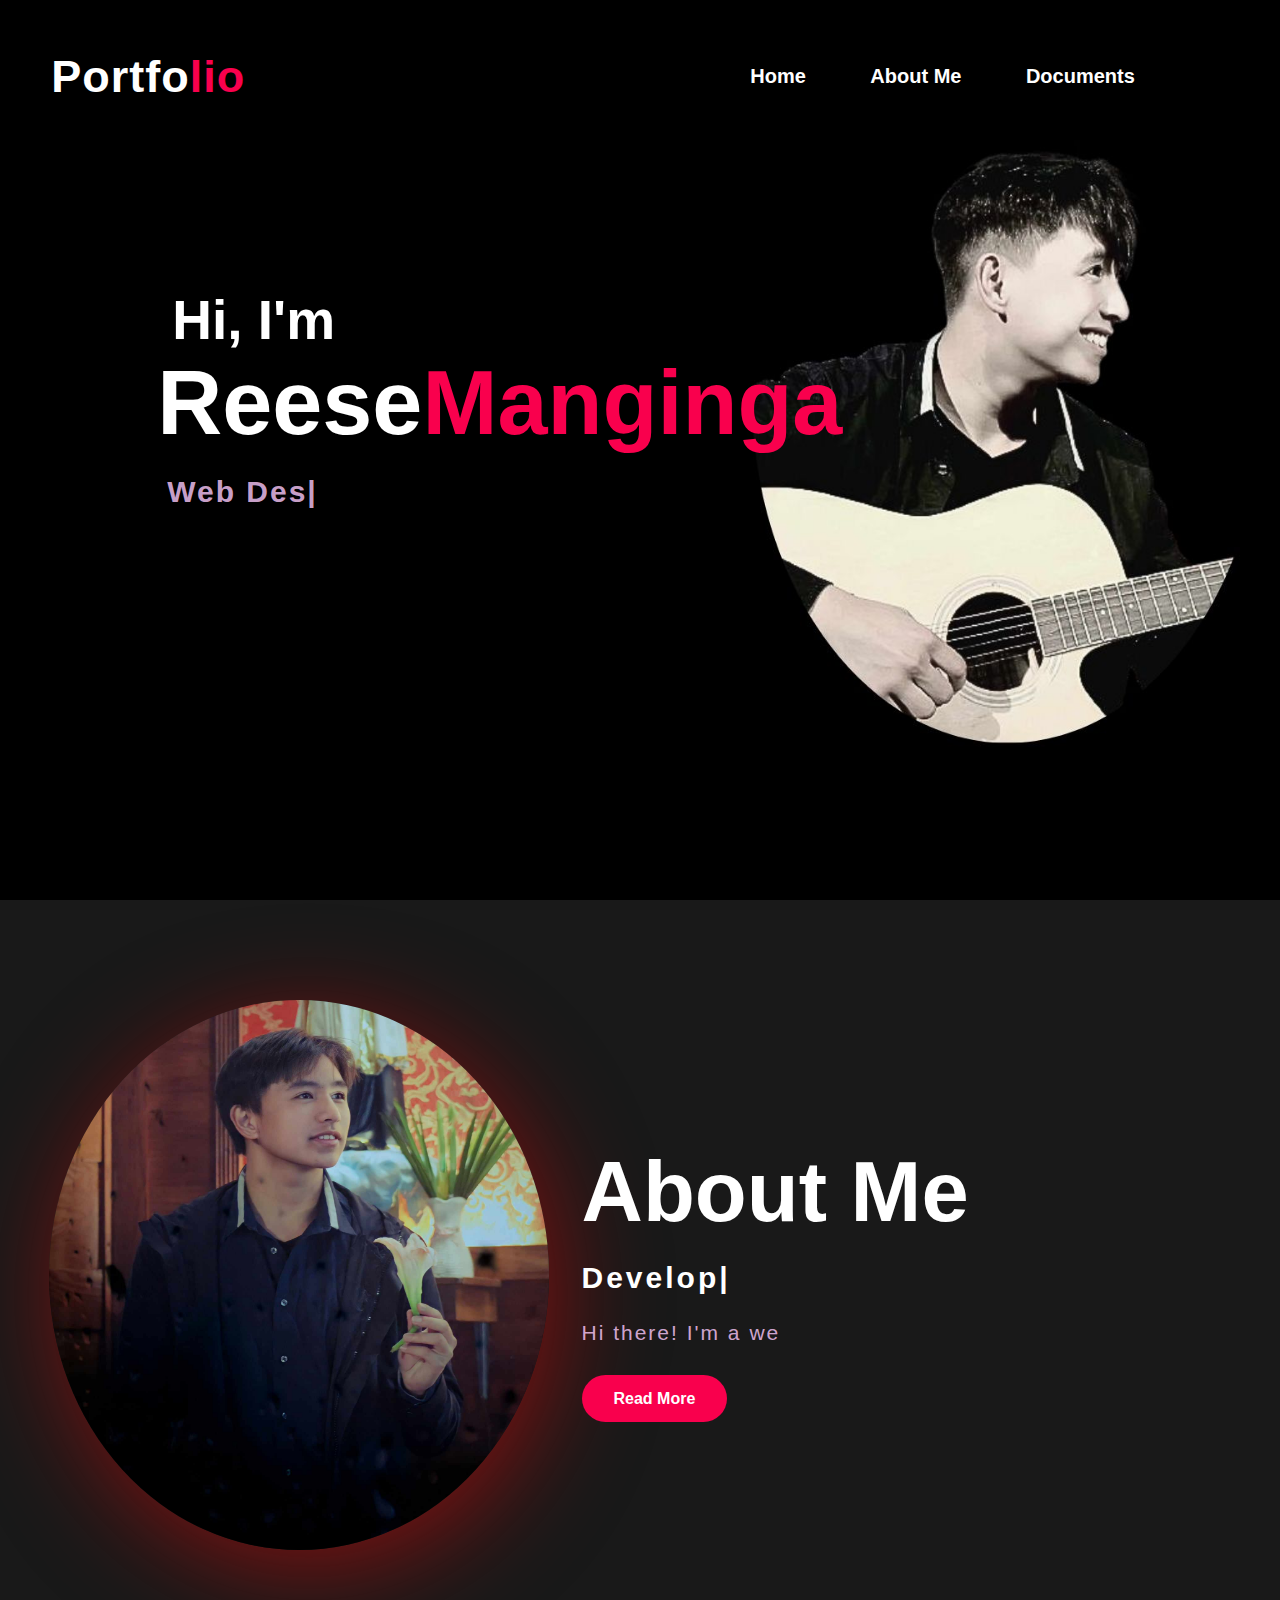
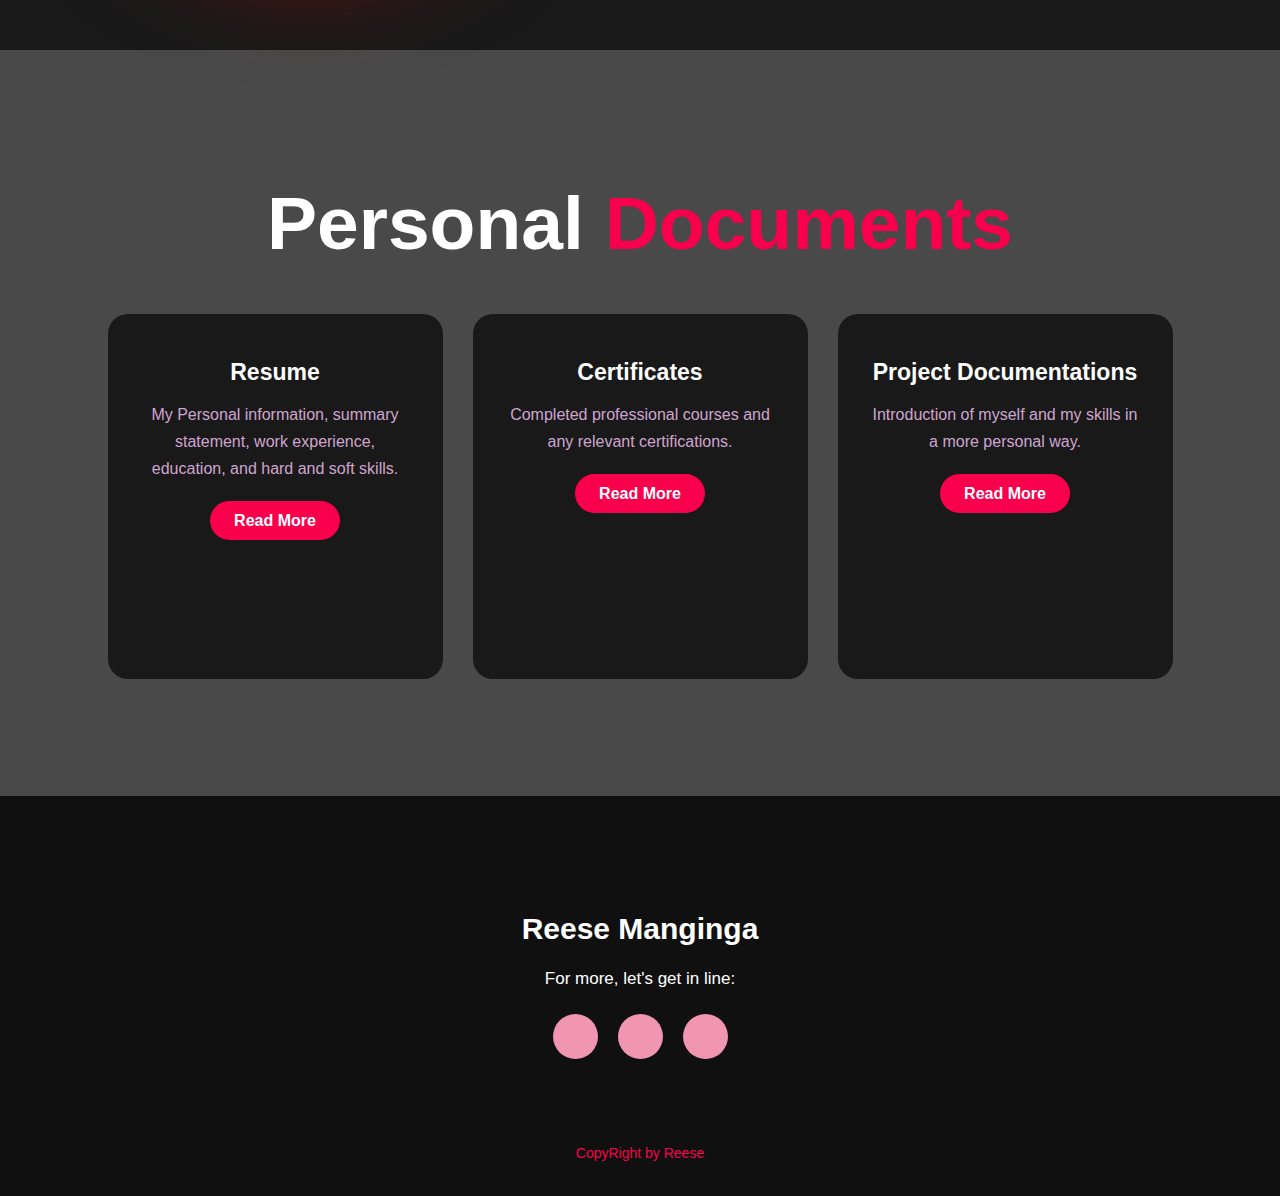
<file: index.html>
<!DOCTYPE html>
<html lang="en">

<head>
  <meta charset="UTF-8" />
  <meta name="viewport" content="width=device-width, initial-scale=1.0" />
  <link rel="stylesheet" type="text/css" href="styles.css">
  <title id="glowing-heading">Portfolio</title>
  <link rel="stylesheet" href="https://cdnjs.cloudflare.com/ajax/libs/font-awesome/6.5.1/css/all.min.css" integrity="sha512-DTOQO9RWCH3ppGqcWaEA1BIZOC6xxalwEsw9c2QQeAIftl+Vegovlnee1c9QX4TctnWMn13TZye+giMm8e2LwA==" crossorigin="anonymous" referrerpolicy="no-referrer" />
</head>

<body>
  <div class="hero">
    <nav>
      <h2 class="logo">Portfo<span>lio</span></h2>
      <ul>
        <li><a href="port.html">Home</a></li>
        <li><a href="about.html">About me</a></li>
        <li><a href="documents.html">Documents</a></li>
      </ul>
    </nav>
    <div class="content">
      <h1 >Hi, I'm </h1>
      <h6 >Reese<span>Manginga</span></h6>
      <h4 class="typing-effect">Web Designer/Developer</h4>
    </div>
  </div>

  <section class="about">
    <div class="main">
      <img id="glowing-image" src="asd.jpg" alt="Image">
      <div class="about-text">
        <h2 >About Me</h2>
        <h5 class="typing-effect">Developer & <span>Designer</span></h5>
        <p id="typewriter-text"> Hi there! I'm a web developer based in Baguio Province. I specialize in creating interactive, high-performance websites that provide a seamless user experience...</p>
      
        <a class="button" href="about.html">Read More</a>
      </div>
    </div>
  </section>

  <div class="service">
    <div class="title">
      <h2>Personal <span>Documents</span></h2>
    </div>
    <div class="box">
      <div class="card">
        <i class="fas fa-bars"></i>
        <h5 >Resume</h5>
        <div class="pra">
          <p> My Personal information, summary statement, work experience, education, and hard and soft skills.
          </p>
          <p style="text-align: center;">
            <a class="button" href="resume.pdf">Read More</a>
          </p>
        </div>
      </div>
      <div class="card">
        <i class="fas fa-bars"></i>
        <h5>Certificates</h5>
        <div class="pra">
          <p> Completed professional courses and any relevant certifications.
          </p>
          <p style="text-align: center;">
            <a class="button" href="certificate.pdf">Read More</a>
          </p>
        </div>
      </div>
      <div class="card">
        <i class="fas fa-bars"></i>
        <h5>Project Documentations</h5>
        <div class="pra">
          <p> Introduction of myself and my skills in a more personal way.
          </p>
          <p style="text-align: center;">
            <a class="button" href="project.pdf">Read More</a>
          </p>
        </div>
      </div>
    </div>
  </div>

  <footer>
    <p>Reese Manginga</p>
    <p>For more, let's get in line:</p>
    <div class="social">
      <a href="https://www.gmail.com/"><i class="fa-solid fa-envelope"></i></a>
      <a href="https://www.instagram.com/"><i class="fa-brands fa-instagram"></i></a>
      <a href="https://www.facebook.com/"><i class="fa-brands fa-facebook"></i></a>
    </div>
    <p class="end">CopyRight by Reese</p>
  </footer>

  <script src="script.js"></script>
</body>
</html>
</file>
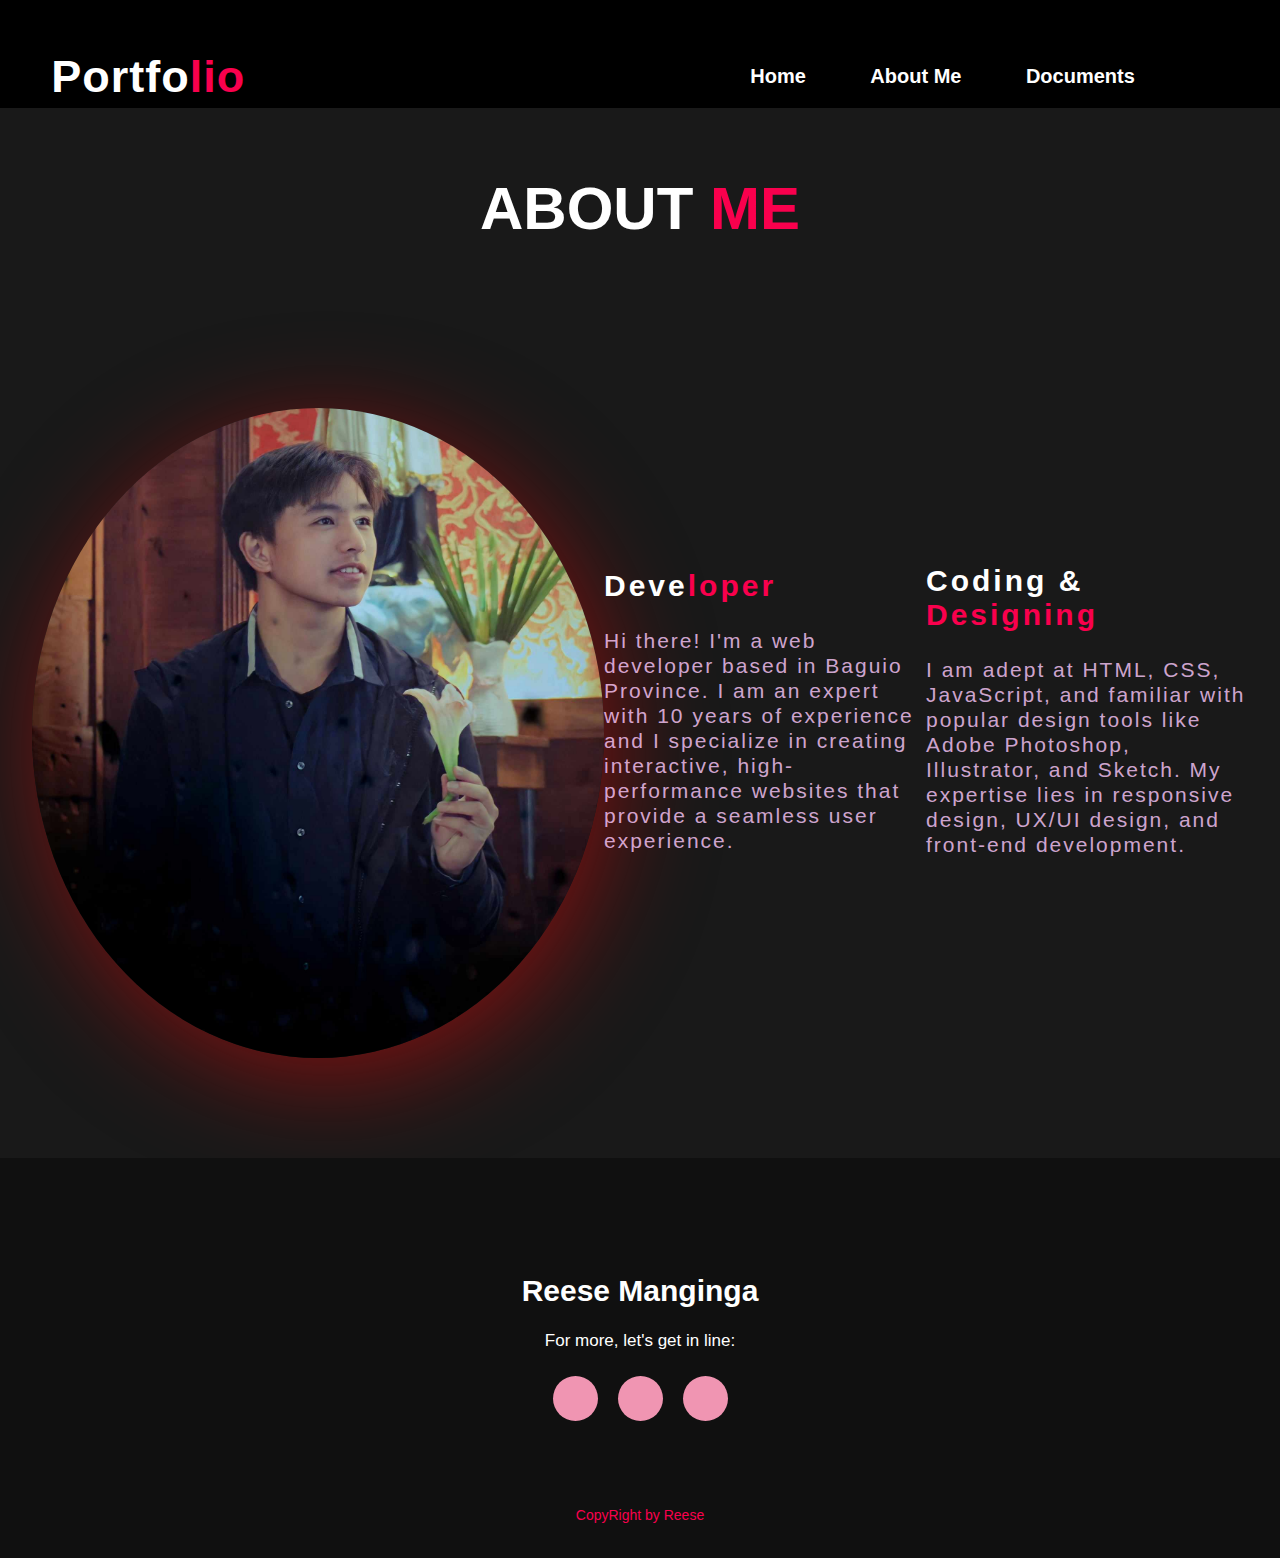
<file: about.html>
<!DOCTYPE html>
<html lang="en">

<head>
  <meta charset="UTF-8" />
  <meta name="viewport" content="width=device-width, initial-scale=1.0" />
  <link rel="stylesheet" type="text/css" href="about.css" >
  <title>AboutMe</title>
  <link rel="stylesheet" href="https://cdnjs.cloudflare.com/ajax/libs/font-awesome/6.5.1/css/all.min.css" integrity="sha512-DTOQO9RWCH3ppGqcWaEA1BIZOC6xxalwEsw9c2QQeAIftl+Vegovlnee1c9QX4TctnWMn13TZye+giMm8e2LwA==" crossorigin="anonymous" referrerpolicy="no-referrer" />
</head>

<body>
    <div class=" hero">
        <nav>
            <h2 class="logo">Portfo<span>lio</span></h2>
            <ul>
                <li><a href="port.html">Home</a></li>
                <li><a href="about.html">About me</a></li>
                <li><a href="documents.html">Documents</a></li>
            </ul>

        </nav>



<div class="contact-me">
    <p>ABOUT <span>ME</span></p>
</div>

    <section class="about">
        <div class="main">
            <img src="asd.jpg" alt="">
            <div class="about-text">
                
                <h5>Deve<span>loper</span></h5>
                <p> Hi there! I'm a web developer based in Baguio Province. I am an expert with 10 years of experience and I specialize in creating interactive, high-performance websites that provide a seamless user experience. </p>
  
            </div>
        <div class="about-text">
            <h5>Coding & <span>Designing</span></h5>
            <p> I am adept at HTML, CSS, JavaScript, and familiar with popular design tools like Adobe Photoshop, Illustrator, and Sketch. My expertise lies in responsive design, UX/UI design, and front-end development.</p>
        </div>


        </div>
    </section>
 


    

    <footer>
        <p>Reese Manginga</p>
        <p>For more, let's get in line:</p>
        <div class="social">
            <a href="https://www.gmail.com/"><i class="fa-solid fa-envelope"></i></a>
            <a href="https://www.instagram.com/"><i class="fa-brands fa-instagram"></i></a>
            <a href="https://www.facebook.com/"><i class="fa-brands fa-facebook"></i></a>
        </div>
        <p class="end">CopyRight by Reese</p>
    </footer>

</body>

</html>
</file>
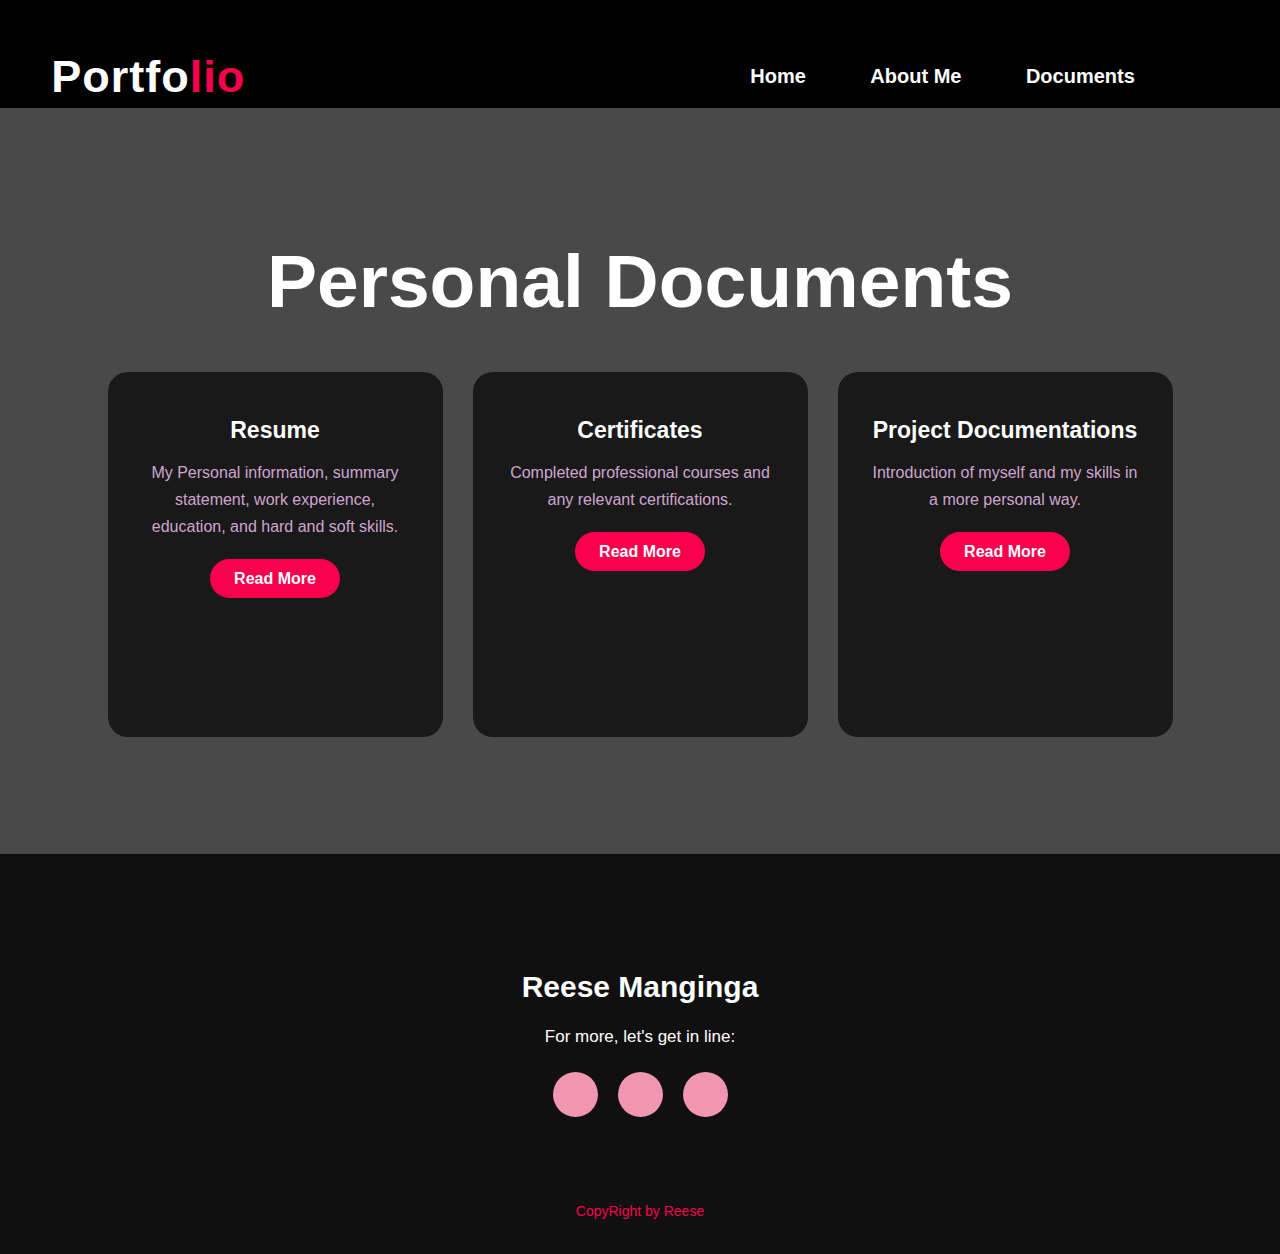
<file: documents.html>
<!DOCTYPE html>
<html lang="en">

<head>
  <meta charset="UTF-8" />
  <meta name="viewport" content="width=device-width, initial-scale=1.0" />
  <link rel="stylesheet" type="text/css" href="documents.css" >
  <title>Documents</title>
  <link rel="stylesheet" href="https://cdnjs.cloudflare.com/ajax/libs/font-awesome/6.5.1/css/all.min.css" integrity="sha512-DTOQO9RWCH3ppGqcWaEA1BIZOC6xxalwEsw9c2QQeAIftl+Vegovlnee1c9QX4TctnWMn13TZye+giMm8e2LwA==" crossorigin="anonymous" referrerpolicy="no-referrer" />
</head>

<body>
    <div class=" hero">
        <nav>
            <h2 class="logo">Portfo<span>lio</span></h2>
            <ul>
                <li><a href="port.html">Home</a></li>
                <li><a href="about.html">About me</a></li>
                <li><a href="documents.html">Documents</a></li>
            </ul>
        </nav>
 




    <div class="service">
        <div class="title">
            <h2>Personal Documents</h2>
        </div>

        <div class="box">
            <div class="card">
                <i class="fas fa-bars"></i>
                <h5>Resume</h5>
                <div class="pra">
                    <p> My Personal information, summary statement, work experience, education, and hard and soft skills.
                    </p>
                    <p style="text-align: center;">
                        <a class="button" href="resume.pdf">Read More</a>
                    </p>
                </div>
            </div>
            <div class="card">
                <i class="fas fa-bars"></i>
                <h5>Certificates</h5>
                <div class="pra">
                    <p> Completed professional courses and  any relevant certifications.
                    </p>
                    <p style="text-align: center;">
                        <a class="button" href="certificate.pdf">Read More</a>
                    </p>
                </div>
            </div>
            <div class="card">
                <i class="fas fa-bars"></i>
                <h5>Project Documentations</h5>
                <div class="pra">
                    <p> Introduction of myself and my skills in a more personal way.
                    </p>
                    <p style="text-align: center;">
                        <a class="button" href="project.pdf">Read More</a>
                    </p>
                </div>
            </div>


        </div>
    </div>




    

    <footer>
        <p>Reese Manginga</p>
        <p>For more, let's get in line:</p>
        <div class="social">
            <a href="https://www.gmail.com/"><i class="fa-solid fa-envelope"></i></a>
            <a href="https://www.instagram.com/"><i class="fa-brands fa-instagram"></i></a>
            <a href="https://www.facebook.com/"><i class="fa-brands fa-facebook"></i></a>
        </div>
        <p class="end">CopyRight by Reese</p>
    </footer>

</body>

</html>
</file>
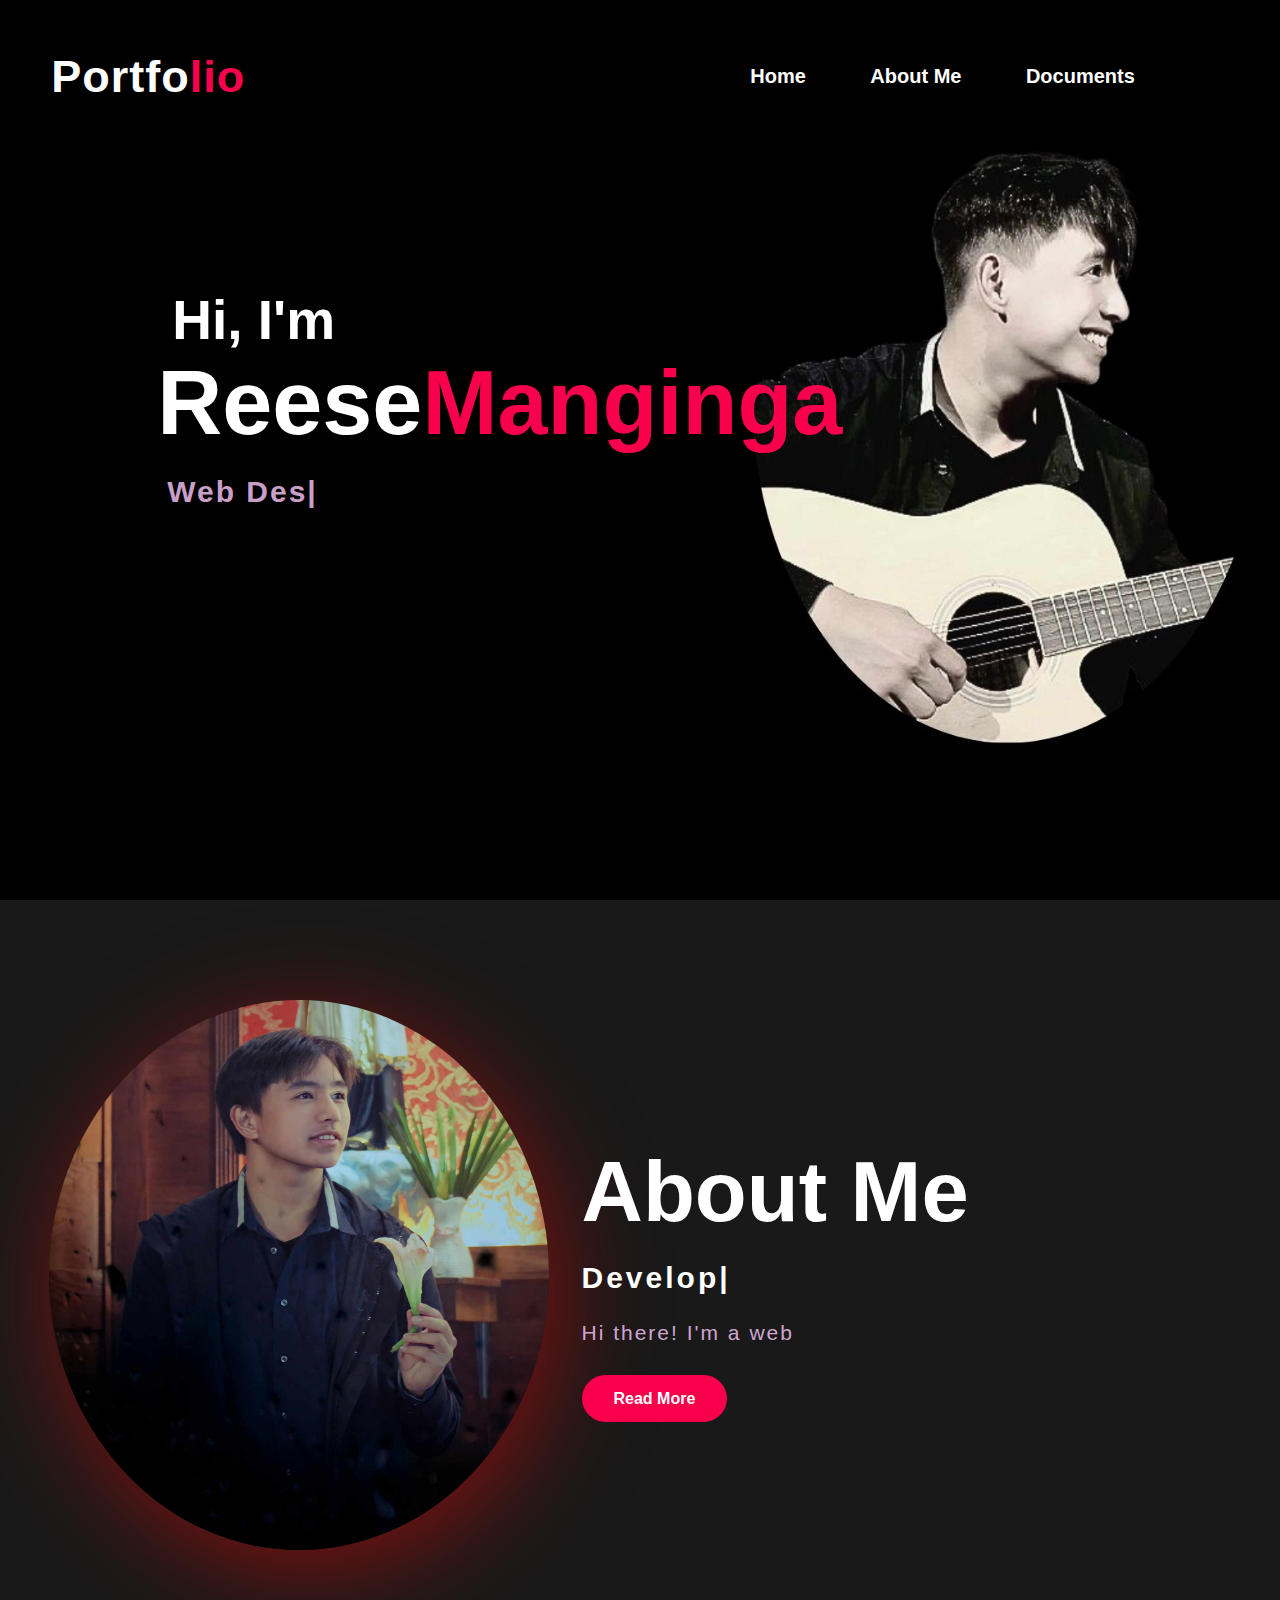
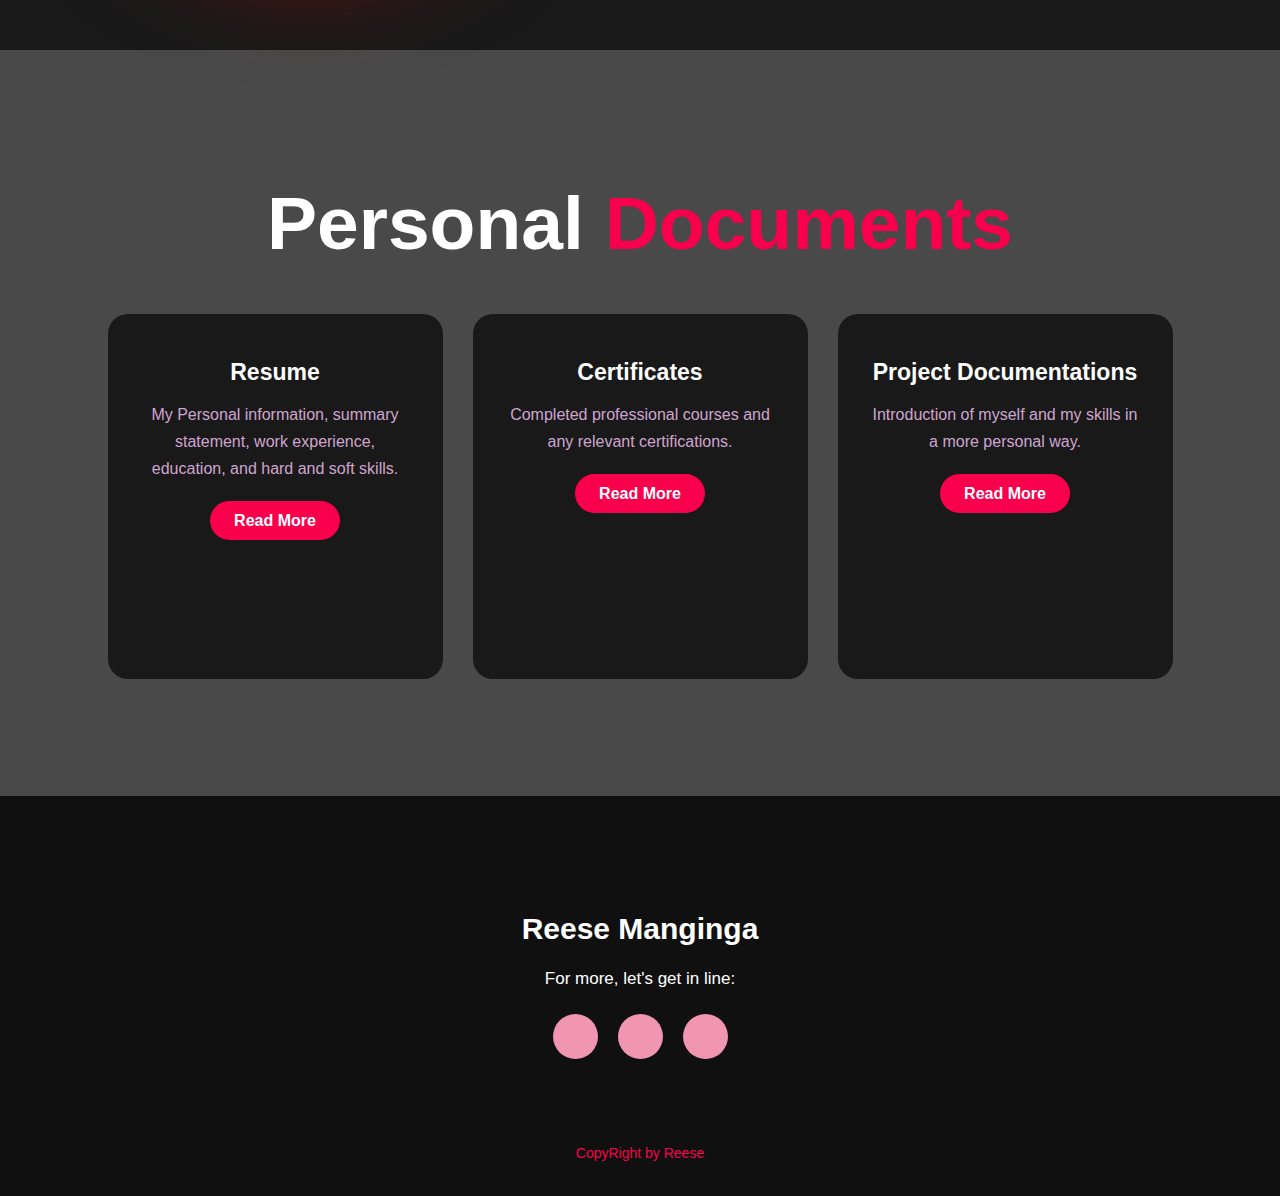
<file: port.html>
<!DOCTYPE html>
<html lang="en">

<head>
  <meta charset="UTF-8" />
  <meta name="viewport" content="width=device-width, initial-scale=1.0" />
  <link rel="stylesheet" type="text/css" href="styles.css">
  <title id="glowing-heading">Portfolio</title>
  <link rel="stylesheet" href="https://cdnjs.cloudflare.com/ajax/libs/font-awesome/6.5.1/css/all.min.css" integrity="sha512-DTOQO9RWCH3ppGqcWaEA1BIZOC6xxalwEsw9c2QQeAIftl+Vegovlnee1c9QX4TctnWMn13TZye+giMm8e2LwA==" crossorigin="anonymous" referrerpolicy="no-referrer" />
</head>

<body>
  <div class="hero">
    <nav>
      <h2 class="logo">Portfo<span>lio</span></h2>
      <ul>
        <li><a href="port.html">Home</a></li>
        <li><a href="about.html">About me</a></li>
        <li><a href="documents.html">Documents</a></li>
      </ul>
    </nav>
    <div class="content">
      <h1 >Hi, I'm </h1>
      <h6 >Reese<span>Manginga</span></h6>
      <h4 class="typing-effect">Web Designer/Developer</h4>
    </div>
  </div>

  <section class="about">
    <div class="main">
      <img id="glowing-image" src="asd.jpg" alt="Image">
      <div class="about-text">
        <h2 >About Me</h2>
        <h5 class="typing-effect">Developer & <span>Designer</span></h5>
        <p id="typewriter-text"> Hi there! I'm a web developer based in Baguio Province. I specialize in creating interactive, high-performance websites that provide a seamless user experience...</p>
      
        <a class="button" href="about.html">Read More</a>
      </div>
    </div>
  </section>

  <div class="service">
    <div class="title">
      <h2>Personal <span>Documents</span></h2>
    </div>
    <div class="box">
      <div class="card">
        <i class="fas fa-bars"></i>
        <h5 >Resume</h5>
        <div class="pra">
          <p> My Personal information, summary statement, work experience, education, and hard and soft skills.
          </p>
          <p style="text-align: center;">
            <a class="button" href="resume.pdf">Read More</a>
          </p>
        </div>
      </div>
      <div class="card">
        <i class="fas fa-bars"></i>
        <h5>Certificates</h5>
        <div class="pra">
          <p> Completed professional courses and any relevant certifications.
          </p>
          <p style="text-align: center;">
            <a class="button" href="certificate.pdf">Read More</a>
          </p>
        </div>
      </div>
      <div class="card">
        <i class="fas fa-bars"></i>
        <h5>Project Documentations</h5>
        <div class="pra">
          <p> Introduction of myself and my skills in a more personal way.
          </p>
          <p style="text-align: center;">
            <a class="button" href="project.pdf">Read More</a>
          </p>
        </div>
      </div>
    </div>
  </div>

  <footer>
    <p>Reese Manginga</p>
    <p>For more, let's get in line:</p>
    <div class="social">
      <a href="https://www.gmail.com/"><i class="fa-solid fa-envelope"></i></a>
      <a href="https://www.instagram.com/"><i class="fa-brands fa-instagram"></i></a>
      <a href="https://www.facebook.com/"><i class="fa-brands fa-facebook"></i></a>
    </div>
    <p class="end">CopyRight by Reese</p>
  </footer>

  <script src="script.js"></script>
</body>
</file>
<file: styles.css>
*{
    padding: 0;
    margin: 0;
    font-family: Arial, sans-serif;
    box-sizing: border-box;
}
.hero{
    height: 100vh;
    width: 100%;
    align-self: right;
    background-size: cover;
    background-position: center;
    background-image: url(me.jpg);
}
nav{
    display: flex;
    align-items: center;
    justify-content: space-between;
    padding-top: 45px;
    padding-left: 4%;
    padding-right: 9%;
  
  }
.logo{
    color: white;
    font-size: 45px;
    letter-spacing: 1px;
    cursor: pointer;
    animation: glowing 3s infinite; 
}
@keyframes glowing {
    0% { color: #f9004d; }
    50% { color: rgb(253, 253, 253); }
    100% { color:  #f9004d; }
}
span{
    color: #f9004d;
}
nav ul li{
    list-style-type: none;
    display: inline-block;
    padding: 20px 30px;
}
nav ul li a{
    color: white;
    text-decoration: none;
    font-weight: bold;
    text-transform: capitalize;
    font-size: 20px;
}
nav ul li a:hover{
    color: #f9004d;
    transition: .4s;
}




.content{
    position: absolute;
    top: 27%;
    left: 8%;
    transform: translate(8%);
}
h1{
    color: white;
    margin: 45px 15px 0px;
    font-size: 55px;
    font-weight: bold;
}
h6{
    color: white;
    margin: 0px 0px 0px;
    font-size: 90px;
    font-weight: bold;
}
h3{
    color: white;
    font-size: 25px;
    margin: 0px 65px 0px;

}
h4{
    color: #fcfc;
    letter-spacing: 2px;
    font-size: 30px;
    margin: 20px 10px 0px;
}



.about{
    width: 100%;
    padding: 100px 0px;
    background-color: #191919;
}
.about img {
    box-shadow: 10px 20px 100px rgba(226, 8, 8, 0.5);
    border-width: 1px;
    height: 550px;
    width: 500px;
    border-radius: 50%;
    transition: box-shadow 0.3s ease-in-out;
  }
  
  .about:hover img {
    box-shadow: 0px 0px 50px 50px rgba(226, 8, 8, 0.5);
    filter: brightness(150%);
  }


.about-text{
    width: 650px;
}
.main{
    width: 11130px;
    max-width: 95%;
    margin: 0 auto;
    display: flex;
    align-items: center;
    justify-content: space-around;
}
.about-text h2{
    color: white;
    font-size: 85px;
    text-transform: capitalize;
    margin-bottom: 20px;
}
.about-text h5{
    color: white;
    letter-spacing: 3px;
    font-size: 30px;
    margin-bottom: 25px;
    text-transform: capitalize;
}
.about-text p{
    color: #fcfc;
    letter-spacing: 2px;
    line-height: 25px;
    font-size: 21px;
    margin-bottom: 45px
}
.button{
    background-color: #f9004d;
    color: white;
    text-decoration: none;
    border: 2px solid transparent;
    font-weight: bold;
    padding: 13px 30px;
    border-radius: 30px;
    transition: .4s;
}
.button:hover{
    background-color: transparent;
    border: 2px solid #f9004d;
    cursor: pointer;
}




.service{
    background-color: rgb(73, 73, 73);
    width: 100%;
    padding: 100px 0px;
}
.title h2{
    color: white;
    font-size: 75px;
    width: 1130px;
    margin: 30px auto;
    text-align: center;
    animation: glowing 3s infinite; 
    
}

.box{
    display: flex;
    justify-content: center;
    align-items: center;
    min-height: 400px;
}
.card{
    height: 365px;
    width: 335px;
    padding: 20px 35px;
    background: #191919;
    border-radius: 20px;
    margin: 15px;
    position: relative;
    overflow: hidden;
    text-align: center;
}
.card i{
    font-size: 50px;
    display: block;
    text-align: center;
    margin: 25px 0px;
    color: #f9004d;
}
h5{
    color: white;
    font-size: 23px;
    margin-bottom: 15px;
}
.pra p{
    color: #fcfc;
    font-size: 16px;
    line-height: 27px;
    margin-bottom: 25px;
}
.card .button{
    background-color: #f9004d;
    color: white;
    text-decoration: none;
    border: 2px solid transparent;
    font-weight: bold;
    padding: 9px 22px;
    border-radius: 30px;
    transition: .4s;
}
.card .button:hover{
    background-color: transparent;
    border: #f9004d;
    cursor: pointer;
}












footer{
    position: relative;
    width: 100%;
    height: 400px;
    background: #101010;
    display: flex;
    flex-direction: column;
    align-items: center;
    justify-content: center;
}
footer p:nth-child(1){
    font-size: 30px;
    color: white;
    margin-bottom: 20px;
    font-weight: bold;
}
footer p:nth-child(2){
    font-size: 17px;
    width: 500px;
    color: white;
    text-align: center;
    line-height: 26px;   
}
.social{
    display: flex;
}
.social a{
    width: 45px;
    height: 45px;
    display: flex;
    align-items: center;
    justify-content: center;
    background: #f095b2;
    border-radius: 50%;
    margin: 22px 10px;
    font-size: 20px;
}
.social a:hover{
    transform: scale(1.3);
    transition: .3s;
}
.end{
    position: absolute;
    color: #f9004d;
    bottom: 35px;
    font-size: 14px;
}



@media (max-width: 768px) {
    .content {
      text-align: center;
    }
    
    .typing-effect {
      font-size: 18px;
    }
    
    .about-text {
      text-align: center;
    }
    
    .button {
      display: block;
      margin: 20px auto;
    }
    
    .card {
      width: 100%;
      margin-bottom: 20px;
    }
    
    .pra {
      text-align: center;
    }
    
    .social {
      text-align: center;
    }
    
    .end {
      text-align: center;
    }
  }
  

  @media (max-width: 480px) {
    .logo {
      font-size: 24px;
    }
    
    .hero {
      padding: 20px;
    }
    
    .content {
      padding: 10px;
    }
    
    .typing-effect {
      font-size: 16px;
    }
    
    .about-text {
      padding: 10px;
    }
    
    .card {
      padding: 10px;
    }
    
    .button {
      font-size: 14px;
    }
  }
</file>
<file: about.css>
*{
    padding: 0;
    margin: 0;
    font-family: Arial, sans-serif;
    box-sizing: border-box;
}
.hero{
    height: 100vh;
    width: 100%;
    align-self: right;
    background-size: cover;
    background-position: center;
    background-image: url(me.jpg);
}
nav{
    display: flex;
    align-items: center;
    justify-content: space-between;
    padding-top: 45px;
    padding-left: 4%;
    padding-right: 9%;
  
  }
.logo{
    color: white;
    font-size: 45px;
    letter-spacing: 1px;
    cursor: pointer;

}
span{
    color: #f9004d;
}
nav ul li{
    list-style-type: none;
    display: inline-block;
    padding: 20px 30px;
}
nav ul li a{
    color: white;
    text-decoration: none;
    font-weight: bold;
    text-transform: capitalize;
    font-size: 20px;
}
nav ul li a:hover{
    color: #f9004d;
    transition: .4s;
}


@keyframes glowing {
    0% { color: #f9004d; }
    50% { color: rgb(253, 253, 253); }
    100% { color:  #f9004d; }
}

.about{
    width: 100%;
    padding: 100px 0px;
    background-color: #191919;
}
.about img{
    box-shadow: 10px 20px 100px rgba(226, 8, 8, 0.5);
    border-width: 1px;
    height: 650px;
    width: 600px;    
    border-radius: 50%;
}
.about-text{
    width: 450px;
    animation: glowing 2s infinite; 
}
.main{
    width: 11130px;
    max-width: 95%;
    margin: 0 auto;
    display: flex;
    align-items: center;
    justify-content: space-around;
}
.about-text h2{
    color: white;
    font-size: 85px;
    text-transform: capitalize;
    margin-bottom: 20px;
    animation: glowing 2s infinite; 
}
.about-text h5{
    color: white;
    letter-spacing: 3px;
    font-size: 30px;
    margin-bottom: 25px;
    text-transform: capitalize;
    animation: glowing 2s infinite; 
}
.about-text p{
    color: #fcfc;
    letter-spacing: 2px;
    line-height: 25px;
    font-size: 21px;
    margin-bottom: 45px
}



.contact-me{
    width: 100%;
    height: 200px;
    background-color: #191919;
    display: flex;
    align-items: center;
    flex-direction: column;
    justify-content: center;

}
.contact-me p{
    color: white;
    font-size: 60px;
    font-weight: bolder;
    margin-bottom: 0px;
    font-family: Verdana, Geneva, Tahoma, sans-serif;
    animation: glowing 2s infinite; 
}





footer{
    position: relative;
    width: 100%;
    height: 400px;
    background: #101010;
    display: flex;
    flex-direction: column;
    align-items: center;
    justify-content: center;
}
footer p:nth-child(1){
    font-size: 30px;
    color: white;
    margin-bottom: 20px;
    font-weight: bold;
    animation: glowing 2s infinite; 
}
footer p:nth-child(2){
    font-size: 17px;
    width: 500px;
    color: white;
    text-align: center;
    line-height: 26px;   
    animation: glowing 2s infinite; 
}
.social{
    display: flex;
}
.social a{
    width: 45px;
    height: 45px;
    display: flex;
    align-items: center;
    justify-content: center;
    background: #f095b2;
    border-radius: 50%;
    margin: 22px 10px;
    font-size: 20px;
}
.social a:hover{
    transform: scale(1.3);
    transition: .3s;
}
.end{
    position: absolute;
    color: #f9004d;
    bottom: 35px;
    font-size: 14px;
}
</file>
<file: documents.css>
*{
    padding: 0;
    margin: 0;
    font-family: Arial, sans-serif;
    box-sizing: border-box;
}
.hero{
    height: 100vh;
    width: 100%;
    align-self: right;
    background-image: url(me.jpg);
    background-size: cover;
    background-attachment: fixed;
}
nav{
    display: flex;
    align-items: center;
    justify-content: space-between;
    padding-top: 45px;
    padding-left: 4%;
    padding-right: 9%;
  
  }
.logo{
    color: white;
    font-size: 45px;
    letter-spacing: 1px;
    cursor: pointer;

}
span{
    color: #f9004d;
}
nav ul li{
    list-style-type: none;
    display: inline-block;
    padding: 20px 30px;
}
nav ul li a{
    color: white;
    text-decoration: none;
    font-weight: bold;
    text-transform: capitalize;
    font-size: 20px;
}
nav ul li a:hover{
    color: #f9004d;
    transition: .4s;
}





.service{
    background-color: rgb(73, 73, 73);
    width: 100%;
    padding: 100px 0px;
}
.title h2{
    color: white;
    font-size: 75px;
    width: 1130px;
    margin: 30px auto;
    text-align: center;
}
.box{
    display: flex;
    justify-content: center;
    align-items: center;
    min-height: 400px;
}
.card{
    height: 365px;
    width: 335px;
    padding: 20px 35px;
    background: #191919;
    border-radius: 20px;
    margin: 15px;
    position: relative;
    overflow: hidden;
    text-align: center;
}
.card i{
    font-size: 50px;
    display: block;
    text-align: center;
    margin: 25px 0px;
    color: #f9004d;
}
h5{
    color: white;
    font-size: 23px;
    margin-bottom: 15px;
}
.pra p{
    color: #fcfc;
    font-size: 16px;
    line-height: 27px;
    margin-bottom: 25px;
}
.card .button{
    background-color: #f9004d;
    color: white;
    text-decoration: none;
    border: 2px solid transparent;
    font-weight: bold;
    padding: 9px 22px;
    border-radius: 30px;
    transition: .4s;
}
.card .button:hover{
    background-color: transparent;
    border: #f9004d;
    cursor: pointer;
}












footer{
    position: relative;
    width: 100%;
    height: 400px;
    background: #101010;
    display: flex;
    flex-direction: column;
    align-items: center;
    justify-content: center;
}
footer p:nth-child(1){
    font-size: 30px;
    color: white;
    margin-bottom: 20px;
    font-weight: bold;
}
footer p:nth-child(2){
    font-size: 17px;
    width: 500px;
    color: white;
    text-align: center;
    line-height: 26px;   
}
.social{
    display: flex;
}
.social a{
    width: 45px;
    height: 45px;
    display: flex;
    align-items: center;
    justify-content: center;
    background: #f095b2;
    border-radius: 50%;
    margin: 22px 10px;
    font-size: 20px;
}
.social a:hover{
    transform: scale(1.3);
    transition: .3s;
}
.end{
    position: absolute;
    color: #f9004d;
    bottom: 35px;
    font-size: 14px;
}
</file>
